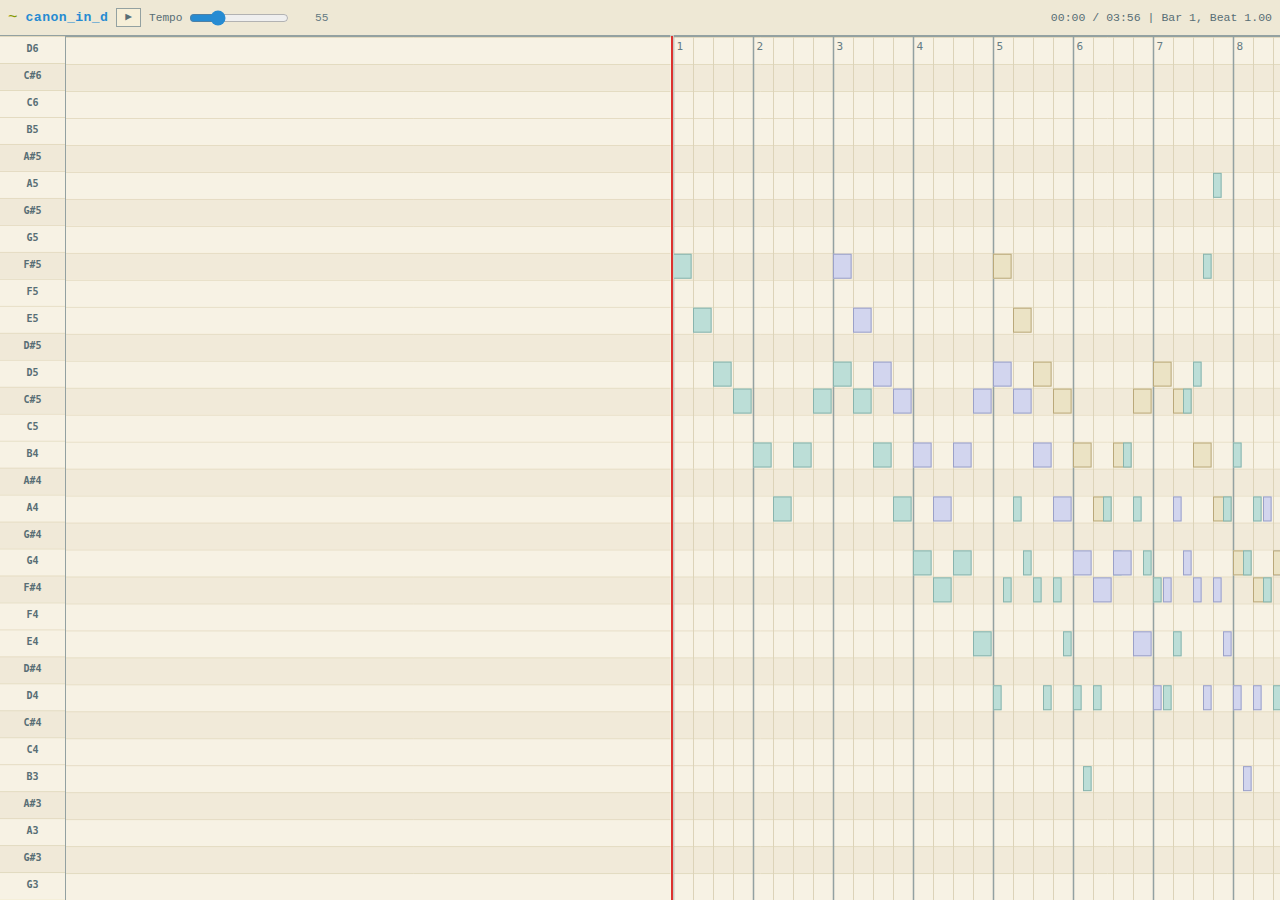
<file: index.html>
<!doctype html>
<html lang="en">
  <head>
    <meta charset="UTF-8" />
    <meta name="viewport" content="width=device-width, initial-scale=1.0" />
    <title>canon_in_d</title>
    <link rel="stylesheet" href="styles.css" />
  </head>
  <body>
    <main class="app">
      <header class="topbar" aria-label="Playback Controls">
        <div class="title-wrap">
          <h1>canon_in_d</h1>
        </div>

        <div class="transport">
          <button id="playPauseBtn" type="button" aria-label="Play">▶</button>
        </div>

        <div class="tone-row compact">
          <label for="tempoRange">Tempo</label>
          <input id="tempoRange" type="range" min="40" max="100" step="1" />
          <output id="tempoOut" for="tempoRange"></output>
        </div>

        <div class="status" id="statusText"></div>
      </header>

      <section class="roll-wrap" aria-label="Piano Roll">
        <div class="roll-frame">
          <div id="pianoLabels" aria-hidden="true">
            <canvas id="labelsCanvas"></canvas>
          </div>
          <div id="rollViewport">
            <div id="rollContent">
              <canvas id="rollCanvas"></canvas>
            </div>
          </div>
          <div id="playhead" aria-hidden="true"></div>
        </div>
      </section>
    </main>

    <script src="score-data.js"></script>
    <script src="app.js"></script>
  </body>
</html>
</file>
<file: styles.css>
:root {
  /* Solarized (iTerm2 / Vim palette) */
  --base03: #002b36;
  --base02: #073642;
  --base01: #586e75;
  --base00: #657b83;
  --base0: #839496;
  --base1: #93a1a1;
  --base2: #eee8d5;
  --base3: #fdf6e3;
  --yellow: #b58900;
  --orange: #cb4b16;
  --red: #dc322f;
  --magenta: #d33682;
  --violet: #6c71c4;
  --blue: #268bd2;
  --cyan: #2aa198;
  --green: #859900;
  --labels-w: 66px;
}

* {
  box-sizing: border-box;
}

html,
body {
  margin: 0;
  width: 100%;
  height: 100%;
  overflow: hidden;
  background: var(--base3);
  color: var(--base00);
  font-family: ui-monospace, SFMono-Regular, Menlo, Monaco, Consolas, "Liberation Mono", monospace;
}

.app {
  width: 100%;
  height: 100%;
  display: grid;
  grid-template-rows: 36px minmax(0, 1fr);
}

.topbar {
  min-width: 0;
  min-height: 36px;
  display: flex;
  align-items: center;
  gap: 8px;
  padding: 2px 8px;
  border-bottom: 1px solid var(--base1);
  background: var(--base2);
  overflow: hidden;
}

.title-wrap {
  display: flex;
  align-items: center;
  gap: 8px;
  color: var(--blue);
}

.title-wrap::before {
  content: "~";
  color: var(--green);
}

h1 {
  margin: 0;
  font-size: 0.82rem;
  font-weight: 700;
  letter-spacing: 0.03em;
  white-space: nowrap;
}

.transport {
  display: flex;
  align-items: center;
  gap: 6px;
}

button {
  border: 1px solid var(--base1);
  border-radius: 0;
  background: #f6efd8;
  color: var(--base01);
  padding: 2px 8px;
  font: inherit;
  font-size: 0.7rem;
  cursor: pointer;
  line-height: 1.2;
}

button:hover {
  border-color: var(--base00);
  color: var(--base03);
}

.loop-toggle {
  display: inline-flex;
  align-items: center;
  gap: 4px;
  font-size: 0.72rem;
  color: var(--base01);
  white-space: nowrap;
}

.tone-row {
  display: flex;
  align-items: center;
  gap: 4px;
  min-width: 0;
}

.tone-row label {
  font-size: 0.7rem;
  color: var(--base01);
  white-space: nowrap;
}

.tone-row input {
  width: clamp(66px, 9vw, 100px);
}

input[type="range"] {
  accent-color: var(--blue);
}

output {
  min-width: 34px;
  text-align: right;
  color: var(--base00);
  font-size: 0.7rem;
}

.status {
  margin-left: auto;
  min-width: 0;
  overflow: hidden;
  text-overflow: ellipsis;
  white-space: nowrap;
  font-size: 0.72rem;
  color: var(--base01);
  font-variant-numeric: tabular-nums;
}

.roll-wrap {
  min-width: 0;
  min-height: 0;
  padding: 0;
  background: var(--base3);
  position: relative;
}

.roll-frame {
  position: relative;
  width: 100%;
  height: 100%;
  min-width: 0;
  min-height: 0;
  display: grid;
  grid-template-columns: var(--labels-w) minmax(0, 1fr);
}

#pianoLabels {
  grid-column: 1;
  position: relative;
  overflow: hidden;
  border-right: 1px solid var(--base1);
  background: #f5efd9;
}

#labelsCanvas {
  display: block;
  width: 100%;
  transform: translateY(0);
}

#rollViewport {
  grid-column: 2;
  position: relative;
  overflow: auto;
  border-top: 1px solid var(--base1);
  scrollbar-color: var(--base1) var(--base2);
  scrollbar-width: thin;
}

#rollContent {
  position: relative;
  min-height: 100%;
}

#rollCanvas {
  display: block;
}

#playhead {
  position: absolute;
  left: 0;
  top: 0;
  bottom: 0;
  width: 2px;
  transform: translateX(-50%);
  background: var(--red);
  box-shadow: 0 0 0 1px #fdf6e380;
  pointer-events: none;
  z-index: 5;
}

@media (max-width: 860px) {
  .title-wrap,
  .tone-row label {
    display: none;
  }

  .tone-row input {
    width: 58px;
  }

  button {
    padding: 2px 8px;
  }
}
</file>
